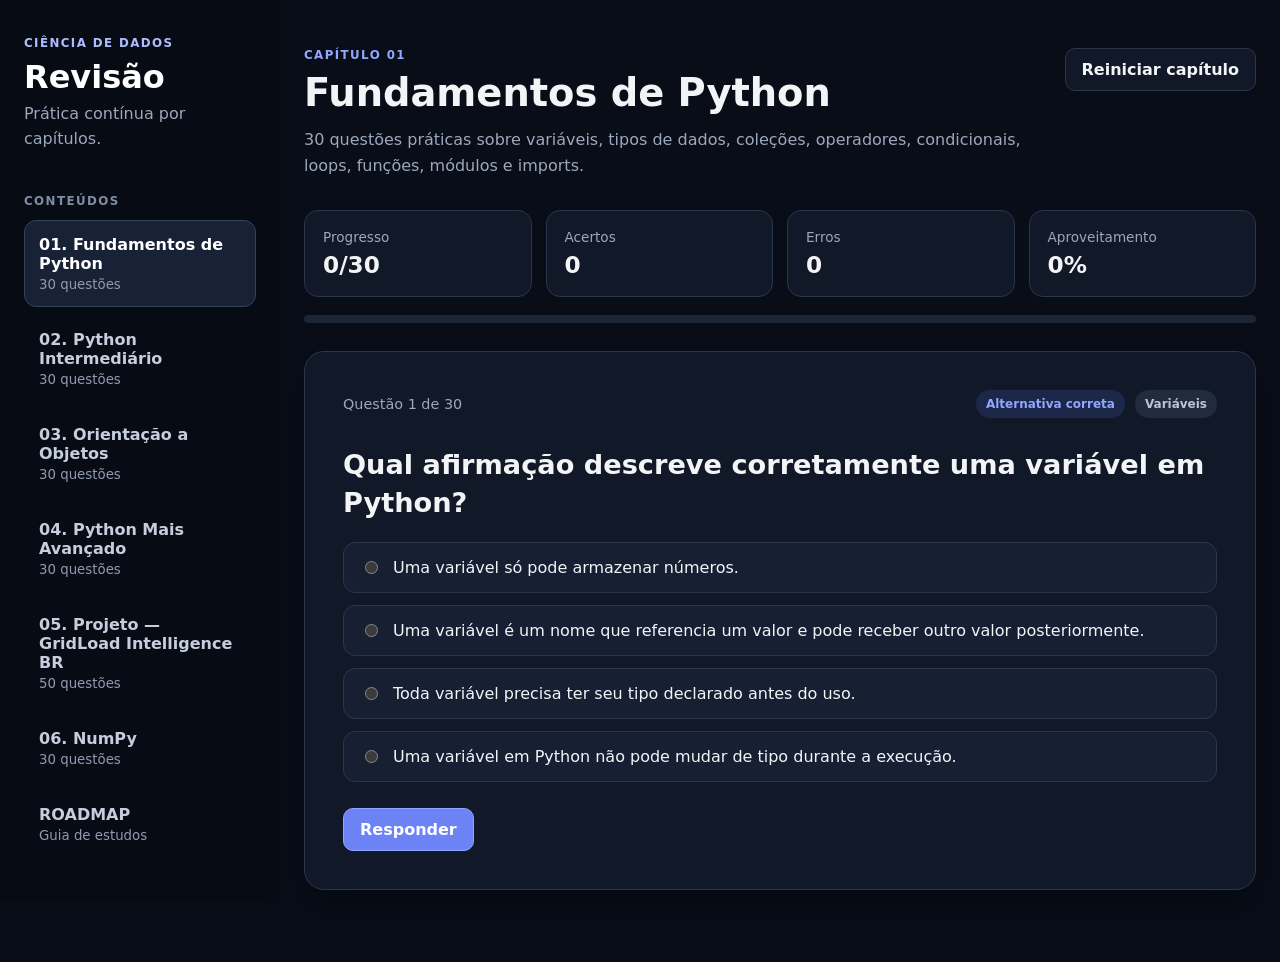
<file: index.html>
<!DOCTYPE html>
<html lang="pt-BR">
<head>
  <meta charset="UTF-8" />
  <meta name="viewport" content="width=device-width, initial-scale=1.0" />
  <meta name="theme-color" content="#080d18" />
  <meta name="color-scheme" content="dark" />
  <title>Revisão de Ciência de Dados</title>
  <link rel="stylesheet" href="styles.css" />
</head>
<body>
  <div class="app-shell">
    <aside class="sidebar">
      <div class="brand">
        <span class="brand-kicker">Ciência de Dados</span>
        <h1>Revisão</h1>
        <p>Prática contínua por capítulos.</p>
      </div>

      <nav class="chapter-nav" aria-label="Conteúdos">
        <p class="nav-label">Conteúdos</p>
        <div id="chapterList"></div>
      </nav>
    </aside>

    <main class="main-content">
      <section class="topbar">
        <div>
          <p class="eyebrow" id="chapterEyebrow">Capítulo 01</p>
          <h2 id="chapterTitle">Fundamentos de Python</h2>
          <p id="chapterDescription" class="chapter-description"></p>
        </div>
        <button id="resetButton" class="secondary-button" type="button">Reiniciar capítulo</button>
      </section>

      <section id="materialCard" class="material-card" hidden>
        <div class="material-header">
          <div>
            <p class="eyebrow">Material do projeto</p>
            <h3 id="materialTitle"></h3>
            <p id="materialDescription"></p>
          </div>
          <a id="materialLink" class="secondary-button material-link" href="#" target="_blank" rel="noopener">Abrir PDF</a>
        </div>
        <details id="materialDetails" class="material-details">
          <summary>Ler dentro da plataforma</summary>
          <div class="pdf-frame-wrapper">
            <iframe id="materialFrame" title="Material do projeto em PDF" loading="lazy"></iframe>
          </div>
          <p class="material-mobile-note">Se o PDF não abrir dentro do navegador do telefone, use o botão “Abrir PDF”.</p>
        </details>
      </section>

      <div id="additionalMaterials"></div>

      <section id="contentCard" class="content-card" hidden>
        <div id="contentContainer"></div>
      </section>

      <section class="stats-grid" aria-label="Progresso">
        <article class="stat-card">
          <span>Progresso</span>
          <strong id="progressText">0/30</strong>
        </article>
        <article class="stat-card">
          <span>Acertos</span>
          <strong id="correctText">0</strong>
        </article>
        <article class="stat-card">
          <span>Erros</span>
          <strong id="wrongText">0</strong>
        </article>
        <article class="stat-card">
          <span>Aproveitamento</span>
          <strong id="accuracyText">0%</strong>
        </article>
      </section>

      <div class="progress-track" aria-hidden="true">
        <div id="progressBar" class="progress-bar"></div>
      </div>

      <section id="quizCard" class="quiz-card">
        <div class="question-meta">
          <span id="questionNumber" class="question-number">Questão 1 de 30</span>
          <span id="questionType" class="type-badge">Alternativa correta</span>
          <span id="questionTopic" class="topic-badge">Variáveis</span>
        </div>

        <h3 id="questionPrompt" class="question-prompt"></h3>
        <pre id="codeBlock" class="code-block" hidden><code id="codeText"></code></pre>

        <form id="optionsForm" class="options-list"></form>

        <div id="feedback" class="feedback" hidden>
          <strong id="feedbackTitle"></strong>
          <p id="feedbackText"></p>
          <p id="feedbackReference" class="feedback-reference" hidden></p>
        </div>

        <div class="actions">
          <button id="answerButton" class="primary-button" type="button">Responder</button>
          <button id="nextButton" class="secondary-button" type="button" hidden>Próxima questão</button>
        </div>
      </section>

      <section id="completionCard" class="completion-card" hidden>
        <p id="completionEyebrow" class="eyebrow">Capítulo concluído</p>
        <h3>Fundamentos de Python finalizado.</h3>
        <p id="completionSummary"></p>
        <button id="restartCompletionButton" class="primary-button" type="button">Refazer capítulo</button>
      </section>
    </main>
  </div>

  <script src="chapters/fundamentos-python.js"></script>
  <script src="chapters/python-intermediario.js"></script>
  <script src="chapters/orientacao-objetos.js"></script>
  <script src="chapters/python-avancado.js"></script>
  <script src="chapters/projeto-gridload.js"></script>
  <script src="chapters/numpy.js"></script>
  <script src="chapters/roadmap.js"></script>
  <script src="app.js"></script>
</body>
</html>
</file>
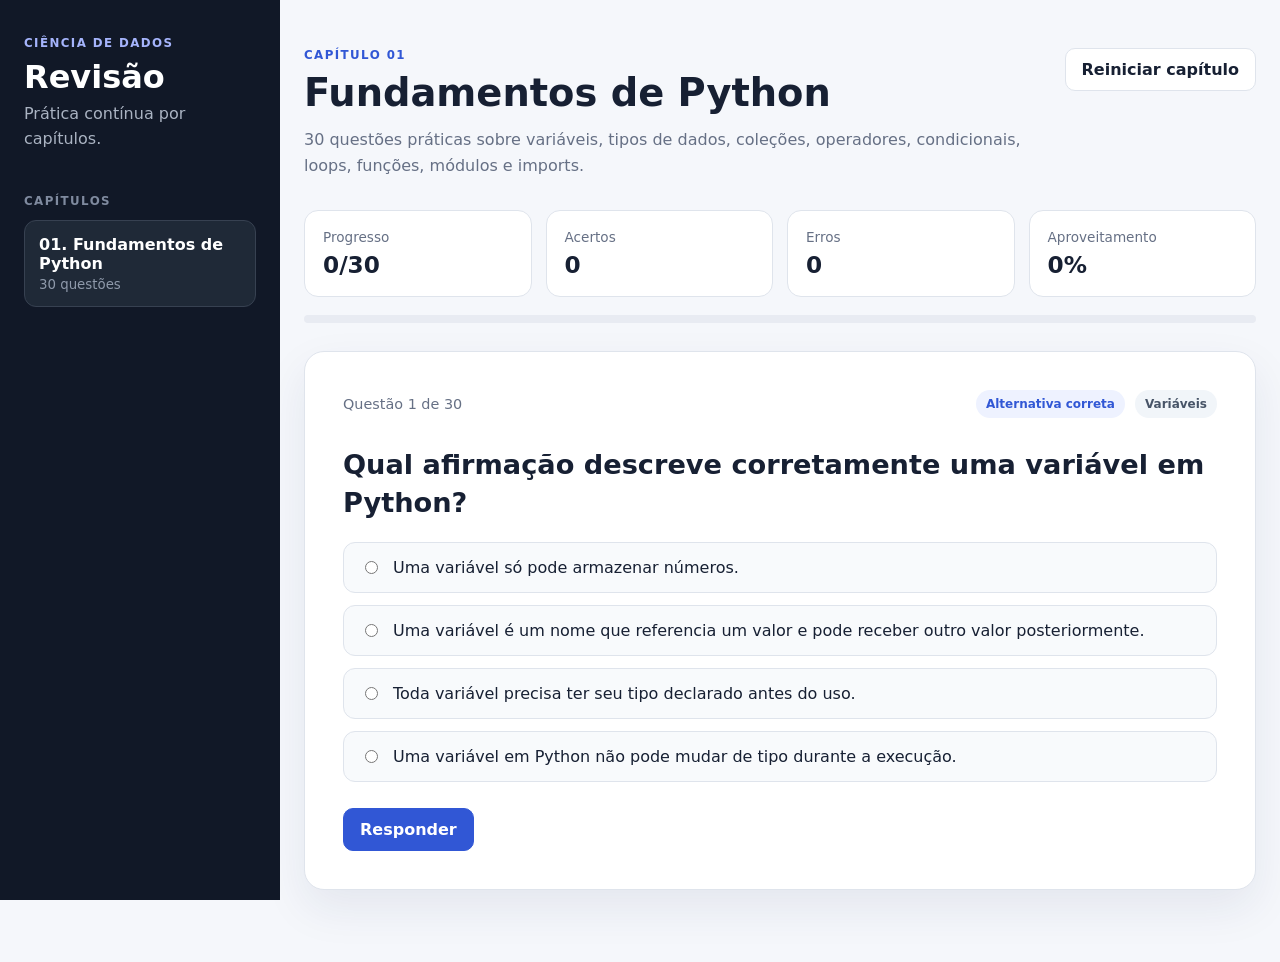
<file: ciencia-dados-revisao/index.html>
<!DOCTYPE html>
<html lang="pt-BR">
<head>
  <meta charset="UTF-8" />
  <meta name="viewport" content="width=device-width, initial-scale=1.0" />
  <title>Revisão de Ciência de Dados</title>
  <link rel="stylesheet" href="styles.css" />
</head>
<body>
  <div class="app-shell">
    <aside class="sidebar">
      <div class="brand">
        <span class="brand-kicker">Ciência de Dados</span>
        <h1>Revisão</h1>
        <p>Prática contínua por capítulos.</p>
      </div>

      <nav class="chapter-nav" aria-label="Capítulos">
        <p class="nav-label">Capítulos</p>
        <div id="chapterList"></div>
      </nav>
    </aside>

    <main class="main-content">
      <section class="topbar">
        <div>
          <p class="eyebrow" id="chapterEyebrow">Capítulo 01</p>
          <h2 id="chapterTitle">Fundamentos de Python</h2>
          <p id="chapterDescription" class="chapter-description"></p>
        </div>
        <button id="resetButton" class="secondary-button" type="button">Reiniciar capítulo</button>
      </section>

      <section class="stats-grid" aria-label="Progresso">
        <article class="stat-card">
          <span>Progresso</span>
          <strong id="progressText">0/30</strong>
        </article>
        <article class="stat-card">
          <span>Acertos</span>
          <strong id="correctText">0</strong>
        </article>
        <article class="stat-card">
          <span>Erros</span>
          <strong id="wrongText">0</strong>
        </article>
        <article class="stat-card">
          <span>Aproveitamento</span>
          <strong id="accuracyText">0%</strong>
        </article>
      </section>

      <div class="progress-track" aria-hidden="true">
        <div id="progressBar" class="progress-bar"></div>
      </div>

      <section id="quizCard" class="quiz-card">
        <div class="question-meta">
          <span id="questionNumber" class="question-number">Questão 1 de 30</span>
          <span id="questionType" class="type-badge">Alternativa correta</span>
          <span id="questionTopic" class="topic-badge">Variáveis</span>
        </div>

        <h3 id="questionPrompt" class="question-prompt"></h3>
        <pre id="codeBlock" class="code-block" hidden><code id="codeText"></code></pre>

        <form id="optionsForm" class="options-list"></form>

        <div id="feedback" class="feedback" hidden>
          <strong id="feedbackTitle"></strong>
          <p id="feedbackText"></p>
        </div>

        <div class="actions">
          <button id="answerButton" class="primary-button" type="button">Responder</button>
          <button id="nextButton" class="secondary-button" type="button" hidden>Próxima questão</button>
        </div>
      </section>

      <section id="completionCard" class="completion-card" hidden>
        <p class="eyebrow">Capítulo concluído</p>
        <h3>Fundamentos de Python finalizado.</h3>
        <p id="completionSummary"></p>
        <button id="restartCompletionButton" class="primary-button" type="button">Refazer capítulo</button>
      </section>
    </main>
  </div>

  <script src="chapters/fundamentos-python.js"></script>
  <script src="app.js"></script>
</body>
</html>
</file>
<file: styles.css>
:root {
  --bg: #080d18;
  --surface: #111827;
  --surface-soft: #172033;
  --surface-hover: #1d293d;
  --text: #f3f4f6;
  --muted: #9ca8bc;
  --border: #2a364a;
  --primary: #91a7ff;
  --primary-strong: #6d82f5;
  --primary-soft: #1c274a;
  --success: #6ee7a8;
  --success-bg: #0d2b22;
  --danger: #ff9b98;
  --danger-bg: #32191c;
  --shadow: 0 18px 45px rgba(0, 0, 0, 0.30);
}

* {
  box-sizing: border-box;
}

html {
  color-scheme: dark;
  background: var(--bg);
}

::selection {
  background: var(--primary-strong);
  color: #ffffff;
}

* {
  scrollbar-color: #3b4a63 #0b1220;
  scrollbar-width: thin;
}

*::-webkit-scrollbar {
  width: 10px;
  height: 10px;
}

*::-webkit-scrollbar-track {
  background: #0b1220;
}

*::-webkit-scrollbar-thumb {
  background: #3b4a63;
  border-radius: 999px;
  border: 2px solid #0b1220;
}

body {
  margin: 0;
  font-family: Inter, ui-sans-serif, system-ui, -apple-system, BlinkMacSystemFont, "Segoe UI", sans-serif;
  background: var(--bg);
  color: var(--text);
}

button,
input {
  font: inherit;
}

button {
  cursor: pointer;
}

button:focus-visible,
a:focus-visible,
input:focus-visible,
summary:focus-visible {
  outline: 3px solid rgba(145, 167, 255, 0.45);
  outline-offset: 3px;
}

a {
  color: var(--primary);
}

.app-shell {
  min-height: 100vh;
  display: grid;
  grid-template-columns: 280px 1fr;
}

.sidebar {
  background: #070b14;
  color: #fff;
  padding: 36px 24px;
  min-height: 100vh;
  position: sticky;
  top: 0;
  align-self: start;
}

.brand-kicker,
.nav-label,
.eyebrow {
  display: block;
  text-transform: uppercase;
  letter-spacing: 0.12em;
  font-size: 0.74rem;
  font-weight: 700;
}

.brand-kicker {
  color: #aebdff;
}

.brand h1 {
  margin: 8px 0 6px;
  font-size: 2rem;
}

.brand p {
  color: #9ca8bc;
  margin: 0;
  line-height: 1.55;
}

.chapter-nav {
  margin-top: 42px;
}

.nav-label {
  color: #7f8da3;
  margin-bottom: 12px;
}

.chapter-button {
  width: 100%;
  text-align: left;
  border: 1px solid transparent;
  border-radius: 12px;
  background: transparent;
  color: #c5cedc;
  padding: 14px;
  margin-bottom: 8px;
}

.chapter-button.active {
  background: #182236;
  color: #ffffff;
  border-color: #34425a;
}

.chapter-button small {
  display: block;
  color: #8f9bb0;
  margin-top: 4px;
}

.main-content {
  width: min(980px, calc(100% - 48px));
  margin: 0 auto;
  padding: 48px 0 72px;
}

.topbar {
  display: flex;
  align-items: flex-start;
  justify-content: space-between;
  gap: 24px;
}

.eyebrow {
  color: var(--primary);
  margin: 0 0 8px;
}

.topbar h2 {
  margin: 0;
  font-size: clamp(1.8rem, 3vw, 2.6rem);
}

.chapter-description {
  max-width: 720px;
  color: var(--muted);
  line-height: 1.6;
  margin: 12px 0 0;
}

.stats-grid {
  display: grid;
  grid-template-columns: repeat(4, 1fr);
  gap: 14px;
  margin-top: 32px;
}

.stat-card {
  background: var(--surface);
  border: 1px solid var(--border);
  border-radius: 14px;
  padding: 18px;
}

.stat-card span {
  display: block;
  color: var(--muted);
  font-size: 0.85rem;
  margin-bottom: 6px;
}

.stat-card strong {
  font-size: 1.45rem;
}

.progress-track {
  margin: 18px 0 28px;
  height: 8px;
  background: #1b2536;
  border-radius: 99px;
  overflow: hidden;
}

.progress-bar {
  height: 100%;
  width: 0;
  background: var(--primary);
  transition: width 0.25s ease;
}

.quiz-card,
.completion-card {
  background: var(--surface);
  border: 1px solid var(--border);
  border-radius: 20px;
  box-shadow: var(--shadow);
  padding: clamp(24px, 4vw, 38px);
}

.question-meta {
  display: flex;
  gap: 10px;
  align-items: center;
  flex-wrap: wrap;
}

.question-number {
  color: var(--muted);
  font-size: 0.9rem;
  margin-right: auto;
}

.type-badge,
.topic-badge {
  border-radius: 999px;
  padding: 7px 10px;
  font-size: 0.75rem;
  font-weight: 700;
}

.type-badge {
  background: var(--primary-soft);
  color: var(--primary);
}

.topic-badge {
  background: #202b3d;
  color: #bac5d8;
}

.question-prompt {
  font-size: clamp(1.25rem, 2.3vw, 1.7rem);
  line-height: 1.4;
  margin: 28px 0 20px;
}

.code-block {
  background: #050914;
  color: #e6edf7;
  border: 1px solid #253149;
  padding: 18px;
  border-radius: 14px;
  overflow-x: auto;
  line-height: 1.6;
  margin: 0 0 22px;
  font-family: "SFMono-Regular", Consolas, "Liberation Mono", monospace;
}

.options-list {
  display: grid;
  gap: 12px;
}

.option {
  display: grid;
  grid-template-columns: auto 1fr;
  gap: 12px;
  align-items: start;
  padding: 15px 16px;
  border: 1px solid var(--border);
  border-radius: 12px;
  background: var(--surface-soft);
  transition: border-color 0.15s ease, background 0.15s ease;
}

.option:hover {
  border-color: #53647e;
  background: var(--surface-hover);
}

.option:has(input:checked) {
  border-color: var(--primary);
  background: var(--primary-soft);
}

.option.correct-option {
  border-color: #2eaa72;
  background: var(--success-bg);
}

.option.wrong-option {
  border-color: #d76360;
  background: var(--danger-bg);
}

.option input {
  margin-top: 3px;
  accent-color: var(--primary);
}

.option code {
  font-family: "SFMono-Regular", Consolas, monospace;
  font-size: 0.92em;
}

.feedback {
  margin-top: 22px;
  border-radius: 14px;
  padding: 16px 18px;
  line-height: 1.55;
}

.feedback.success {
  background: var(--success-bg);
  border: 1px solid #2f9368;
  color: #b9f7d5;
}

.feedback.error {
  background: var(--danger-bg);
  border: 1px solid #a94f50;
  color: #ffd0cf;
}

.feedback p {
  margin: 6px 0 0;
}

.actions {
  display: flex;
  gap: 12px;
  margin-top: 26px;
}

.primary-button,
.secondary-button {
  border-radius: 10px;
  padding: 11px 16px;
  font-weight: 700;
  transition: background 0.15s ease, border-color 0.15s ease, transform 0.15s ease;
}

.primary-button:hover:not(:disabled) {
  background: #7f93ff;
  border-color: #7f93ff;
}

.secondary-button:hover {
  background: var(--surface-hover);
  border-color: #46556d;
}

.primary-button {
  border: 1px solid var(--primary);
  background: var(--primary-strong);
  color: #ffffff;
}

.primary-button:disabled {
  opacity: 0.55;
  cursor: not-allowed;
}

.secondary-button {
  border: 1px solid var(--border);
  background: var(--surface);
  color: var(--text);
}

.completion-card h3 {
  margin: 0 0 12px;
  font-size: 2rem;
}

.completion-card p:not(.eyebrow) {
  color: var(--muted);
  line-height: 1.6;
}

@media (max-width: 820px) {
  .app-shell {
    grid-template-columns: 1fr;
  }

  .sidebar {
    min-height: auto;
    position: static;
    padding: 24px;
  }

  .chapter-nav {
    margin-top: 24px;
  }

  .main-content {
    width: min(100% - 28px, 980px);
    padding-top: 30px;
  }

  .topbar {
    flex-direction: column;
  }

  .stats-grid {
    grid-template-columns: repeat(2, 1fr);
  }
}

@media (max-width: 500px) {
  .stats-grid {
    grid-template-columns: 1fr 1fr;
  }

  .actions {
    flex-direction: column;
  }

  .actions button {
    width: 100%;
  }
}

.material-card {
  margin-top: 28px;
  background: var(--surface);
  border: 1px solid var(--border);
  border-radius: 18px;
  padding: clamp(20px, 3vw, 28px);
  box-shadow: var(--shadow);
}

.material-header {
  display: flex;
  align-items: flex-start;
  justify-content: space-between;
  gap: 20px;
}

.material-header h3 {
  margin: 0;
  font-size: 1.25rem;
}

.material-header p:not(.eyebrow) {
  margin: 8px 0 0;
  color: var(--muted);
  line-height: 1.55;
}

.material-link {
  display: inline-flex;
  align-items: center;
  justify-content: center;
  text-decoration: none;
  white-space: nowrap;
}

.material-details {
  margin-top: 18px;
  border-top: 1px solid var(--border);
  padding-top: 16px;
}

.material-details summary {
  cursor: pointer;
  font-weight: 700;
  color: var(--primary);
}

.pdf-frame-wrapper {
  margin-top: 16px;
  width: 100%;
  height: min(76vh, 820px);
  min-height: 520px;
  border: 1px solid var(--border);
  border-radius: 12px;
  overflow: hidden;
  background: #0b1220;
}

.pdf-frame-wrapper iframe {
  width: 100%;
  height: 100%;
  border: 0;
}

.material-mobile-note {
  margin: 10px 0 0;
  color: var(--muted);
  font-size: 0.86rem;
  line-height: 1.5;
}

.feedback-reference {
  margin-top: 12px !important;
  padding-top: 10px;
  border-top: 1px solid currentColor;
  opacity: 0.85;
  font-size: 0.9rem;
}

@media (max-width: 820px) {
  .material-header {
    flex-direction: column;
  }

  .material-link {
    width: 100%;
  }

  .pdf-frame-wrapper {
    min-height: 460px;
    height: 68vh;
  }
}

/* ROADMAP */
.content-card {
  margin-top: 28px;
}

.roadmap-shell {
  display: grid;
  gap: 28px;
}

.roadmap-intro,
.roadmap-practical-order,
.roadmap-full {
  background: var(--surface);
  border: 1px solid var(--border);
  border-radius: 18px;
  box-shadow: var(--shadow);
}

.roadmap-intro {
  padding: clamp(24px, 4vw, 38px);
}

.roadmap-intro h3,
.roadmap-section-heading h3 {
  margin: 4px 0 0;
}

.roadmap-intro > p:last-child {
  margin: 14px 0 0;
  color: var(--muted);
  line-height: 1.7;
  max-width: 820px;
}

.roadmap-practical-order,
.roadmap-full {
  padding: clamp(20px, 3vw, 30px);
}

.roadmap-section-heading {
  margin-bottom: 20px;
}

.roadmap-level-grid {
  display: grid;
  grid-template-columns: repeat(2, minmax(0, 1fr));
  gap: 14px;
}

.roadmap-level-card {
  padding: 20px;
  border: 1px solid var(--border);
  border-radius: 14px;
  background: var(--surface-2);
}

.roadmap-level-number {
  display: inline-flex;
  align-items: center;
  min-height: 28px;
  padding: 4px 10px;
  border-radius: 999px;
  background: rgba(96, 165, 250, 0.12);
  border: 1px solid rgba(96, 165, 250, 0.25);
  color: var(--primary);
  font-size: 0.78rem;
  font-weight: 800;
  letter-spacing: 0.04em;
  text-transform: uppercase;
}

.roadmap-level-card h4 {
  margin: 12px 0 8px;
  font-size: 1.05rem;
}

.roadmap-level-card p {
  margin: 0;
  color: var(--muted);
  line-height: 1.6;
}

.roadmap-topic-list {
  display: grid;
  gap: 12px;
}

.roadmap-topic {
  display: grid;
  grid-template-columns: 54px minmax(0, 1fr);
  gap: 16px;
  padding: 20px;
  border: 1px solid var(--border);
  border-radius: 14px;
  background: var(--surface-2);
}

.roadmap-topic-number {
  display: flex;
  align-items: center;
  justify-content: center;
  width: 46px;
  height: 46px;
  border-radius: 12px;
  background: rgba(96, 165, 250, 0.12);
  border: 1px solid rgba(96, 165, 250, 0.25);
  color: var(--primary);
  font-weight: 900;
  font-variant-numeric: tabular-nums;
}

.roadmap-topic h4 {
  margin: 3px 0 10px;
  font-size: 1.08rem;
}

.roadmap-topic p {
  margin: 8px 0 0;
  color: var(--muted);
  line-height: 1.65;
}

.roadmap-topic strong {
  color: var(--text);
}

.roadmap-topic code {
  padding: 2px 6px;
  border: 1px solid var(--border);
  border-radius: 6px;
  background: #0b1220;
  color: #cbd5e1;
  font-size: 0.9em;
}

@media (max-width: 820px) {
  .roadmap-level-grid {
    grid-template-columns: 1fr;
  }
}

@media (max-width: 500px) {
  .roadmap-topic {
    grid-template-columns: 1fr;
  }

  .roadmap-topic-number {
    width: 42px;
    height: 42px;
  }
}
</file>
<file: ciencia-dados-revisao/styles.css>
:root {
  --bg: #f5f7fb;
  --surface: #ffffff;
  --surface-soft: #f8fafc;
  --text: #172033;
  --muted: #667085;
  --border: #dfe4ec;
  --primary: #3157d5;
  --primary-soft: #eef2ff;
  --success: #157347;
  --success-bg: #ecfdf3;
  --danger: #b42318;
  --danger-bg: #fff1f0;
  --shadow: 0 18px 45px rgba(27, 39, 94, 0.08);
}

* {
  box-sizing: border-box;
}

body {
  margin: 0;
  font-family: Inter, ui-sans-serif, system-ui, -apple-system, BlinkMacSystemFont, "Segoe UI", sans-serif;
  background: var(--bg);
  color: var(--text);
}

button,
input {
  font: inherit;
}

button {
  cursor: pointer;
}

.app-shell {
  min-height: 100vh;
  display: grid;
  grid-template-columns: 280px 1fr;
}

.sidebar {
  background: #111827;
  color: #fff;
  padding: 36px 24px;
  min-height: 100vh;
  position: sticky;
  top: 0;
  align-self: start;
}

.brand-kicker,
.nav-label,
.eyebrow {
  display: block;
  text-transform: uppercase;
  letter-spacing: 0.12em;
  font-size: 0.74rem;
  font-weight: 700;
}

.brand-kicker {
  color: #a5b4fc;
}

.brand h1 {
  margin: 8px 0 6px;
  font-size: 2rem;
}

.brand p {
  color: #aab3c2;
  margin: 0;
  line-height: 1.55;
}

.chapter-nav {
  margin-top: 42px;
}

.nav-label {
  color: #7f8a9f;
  margin-bottom: 12px;
}

.chapter-button {
  width: 100%;
  text-align: left;
  border: 1px solid transparent;
  border-radius: 12px;
  background: transparent;
  color: #c8d0dc;
  padding: 14px;
  margin-bottom: 8px;
}

.chapter-button.active {
  background: #1f2937;
  color: #fff;
  border-color: #374151;
}

.chapter-button small {
  display: block;
  color: #8f9aab;
  margin-top: 4px;
}

.main-content {
  width: min(980px, calc(100% - 48px));
  margin: 0 auto;
  padding: 48px 0 72px;
}

.topbar {
  display: flex;
  align-items: flex-start;
  justify-content: space-between;
  gap: 24px;
}

.eyebrow {
  color: var(--primary);
  margin: 0 0 8px;
}

.topbar h2 {
  margin: 0;
  font-size: clamp(1.8rem, 3vw, 2.6rem);
}

.chapter-description {
  max-width: 720px;
  color: var(--muted);
  line-height: 1.6;
  margin: 12px 0 0;
}

.stats-grid {
  display: grid;
  grid-template-columns: repeat(4, 1fr);
  gap: 14px;
  margin-top: 32px;
}

.stat-card {
  background: var(--surface);
  border: 1px solid var(--border);
  border-radius: 14px;
  padding: 18px;
}

.stat-card span {
  display: block;
  color: var(--muted);
  font-size: 0.85rem;
  margin-bottom: 6px;
}

.stat-card strong {
  font-size: 1.45rem;
}

.progress-track {
  margin: 18px 0 28px;
  height: 8px;
  background: #e8ebf2;
  border-radius: 99px;
  overflow: hidden;
}

.progress-bar {
  height: 100%;
  width: 0;
  background: var(--primary);
  transition: width 0.25s ease;
}

.quiz-card,
.completion-card {
  background: var(--surface);
  border: 1px solid var(--border);
  border-radius: 20px;
  box-shadow: var(--shadow);
  padding: clamp(24px, 4vw, 38px);
}

.question-meta {
  display: flex;
  gap: 10px;
  align-items: center;
  flex-wrap: wrap;
}

.question-number {
  color: var(--muted);
  font-size: 0.9rem;
  margin-right: auto;
}

.type-badge,
.topic-badge {
  border-radius: 999px;
  padding: 7px 10px;
  font-size: 0.75rem;
  font-weight: 700;
}

.type-badge {
  background: var(--primary-soft);
  color: var(--primary);
}

.topic-badge {
  background: #f1f5f9;
  color: #475467;
}

.question-prompt {
  font-size: clamp(1.25rem, 2.3vw, 1.7rem);
  line-height: 1.4;
  margin: 28px 0 20px;
}

.code-block {
  background: #0f172a;
  color: #e2e8f0;
  padding: 18px;
  border-radius: 14px;
  overflow-x: auto;
  line-height: 1.6;
  margin: 0 0 22px;
  font-family: "SFMono-Regular", Consolas, "Liberation Mono", monospace;
}

.options-list {
  display: grid;
  gap: 12px;
}

.option {
  display: grid;
  grid-template-columns: auto 1fr;
  gap: 12px;
  align-items: start;
  padding: 15px 16px;
  border: 1px solid var(--border);
  border-radius: 12px;
  background: var(--surface-soft);
  transition: border-color 0.15s ease, background 0.15s ease;
}

.option:hover {
  border-color: #b9c2d2;
}

.option:has(input:checked) {
  border-color: var(--primary);
  background: var(--primary-soft);
}

.option.correct-option {
  border-color: #7bc8a4;
  background: var(--success-bg);
}

.option.wrong-option {
  border-color: #f0a3a0;
  background: var(--danger-bg);
}

.option input {
  margin-top: 3px;
}

.option code {
  font-family: "SFMono-Regular", Consolas, monospace;
  font-size: 0.92em;
}

.feedback {
  margin-top: 22px;
  border-radius: 14px;
  padding: 16px 18px;
  line-height: 1.55;
}

.feedback.success {
  background: var(--success-bg);
  border: 1px solid #a6e3c2;
  color: #0f5132;
}

.feedback.error {
  background: var(--danger-bg);
  border: 1px solid #f6b6b2;
  color: #842029;
}

.feedback p {
  margin: 6px 0 0;
}

.actions {
  display: flex;
  gap: 12px;
  margin-top: 26px;
}

.primary-button,
.secondary-button {
  border-radius: 10px;
  padding: 11px 16px;
  font-weight: 700;
}

.primary-button {
  border: 1px solid var(--primary);
  background: var(--primary);
  color: #fff;
}

.primary-button:disabled {
  opacity: 0.55;
  cursor: not-allowed;
}

.secondary-button {
  border: 1px solid var(--border);
  background: var(--surface);
  color: var(--text);
}

.completion-card h3 {
  margin: 0 0 12px;
  font-size: 2rem;
}

.completion-card p:not(.eyebrow) {
  color: var(--muted);
  line-height: 1.6;
}

@media (max-width: 820px) {
  .app-shell {
    grid-template-columns: 1fr;
  }

  .sidebar {
    min-height: auto;
    position: static;
    padding: 24px;
  }

  .chapter-nav {
    margin-top: 24px;
  }

  .main-content {
    width: min(100% - 28px, 980px);
    padding-top: 30px;
  }

  .topbar {
    flex-direction: column;
  }

  .stats-grid {
    grid-template-columns: repeat(2, 1fr);
  }
}

@media (max-width: 500px) {
  .stats-grid {
    grid-template-columns: 1fr 1fr;
  }

  .actions {
    flex-direction: column;
  }

  .actions button {
    width: 100%;
  }
}
</file>
